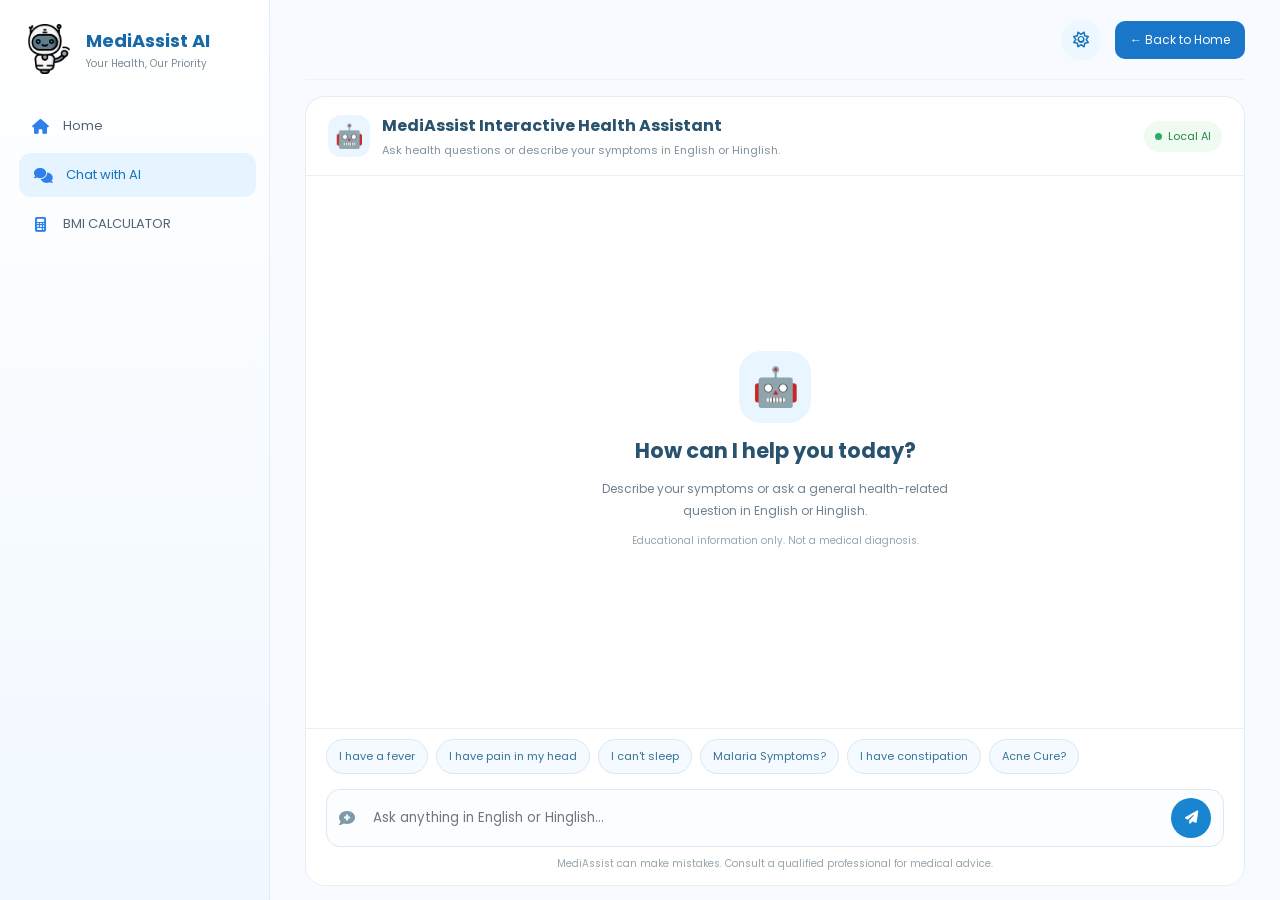
<file: chat.html>
<!DOCTYPE html>
<html lang="en">

<head>

    <meta charset="UTF-8">

    <meta
        name="viewport"
        content="width=device-width, initial-scale=1.0"
    >

    <title>Chat with AI - MediAssist AI</title>

    <link rel="stylesheet" href="stylee.css">

    <link
        href="https://fonts.googleapis.com/css2?family=Poppins:wght@300;400;500;600;700&display=swap"
        rel="stylesheet"
    >

    <link
        rel="stylesheet"
        href="https://cdnjs.cloudflare.com/ajax/libs/font-awesome/6.5.2/css/all.min.css"
    >

</head>

<body class="chat-page">

<div class="container">

    <!-- SIDEBAR -->

    <aside class="sidebar">

        <div>

            <div class="logo">

                <img
                    src="robot.jpg"
                    alt="MediAssist Logo"
                >

                <div>

                    <h2>MediAssist AI</h2>

                    <p>Your Health, Our Priority</p>

                </div>

            </div>

            <ul class="menu">

                <a href="index.html">

                    <li>

                        <i class="fa-solid fa-house"></i>

                        Home

                    </li>

                </a>

                <li class="active">

                    <i class="fa-solid fa-comments"></i>

                    Chat with AI

                </li>

                <a href="index.html#bmi-section">

                    <li>

                        <i class="fa-solid fa-calculator"></i>

                        BMI CALCULATOR

                    </li>

                </a>

            </ul>

        </div>

    </aside>

    <!-- MAIN CONTENT -->

    <main class="chat-main">

        <nav>

            <button
                id="themeBtn"
                aria-label="Toggle theme"
            >

                <i class="fa-regular fa-sun"></i>

            </button>

            <div class="logo-main">

                <a
                    href="index.html"
                    class="chat-btn"
                >

                    ← Back to Home

                </a>

            </div>

        </nav>

        <!-- CHAT AREA -->

        <section
            class="chat-area"
            id="chat-area"
        >

            <!-- CHAT HEADER -->

            <div class="chat-header">

                <div class="chat-heading">

                    <span class="assistant-avatar">
                        🤖
                    </span>

                    <div>

                        <h2>
                            MediAssist Interactive Health Assistant
                        </h2>

                        <p>
                            Ask health questions or describe your
                            symptoms in English or Hinglish.
                        </p>

                    </div>

                </div>

                <span class="chat-status">

                    <span class="status-dot"></span>

                    Local AI

                </span>

            </div>

            <!-- SCROLLABLE CHAT HISTORY -->

            <div
                class="chat-history"
                id="chatHistory"
                role="log"
                aria-label="Chat conversation"
                aria-live="polite"
                aria-relevant="additions"
            >

                <div class="chat-welcome">

                    <div class="welcome-icon">
                        🤖
                    </div>

                    <h3>
                        How can I help you today?
                    </h3>

                    <p>
                        Describe your symptoms or ask a
                        general health-related question
                        in English or Hinglish.
                    </p>

                    <small>
                        Educational information only.
                        Not a medical diagnosis.
                    </small>

                </div>

            </div>

            <!-- CHAT COMPOSER -->

            <div class="chat-composer">

                <!-- QUICK SUGGESTIONS -->

                <div class="chips">

                    <button type="button">
                        I have a fever
                    </button>

                    <button type="button">
                        I have pain in my head
                    </button>

                    <button type="button">
                        I can't sleep
                    </button>

                    <button type="button">
                      Malaria Symptoms?
                    </button>

                    <button type="button">
                        I have constipation
                    </button>

                    <button type="button">
                       Acne Cure?
                    </button>

                </div>

                <!-- MESSAGE INPUT -->

                <div class="chat-box">

                    <i class="fa-solid fa-comment-medical"></i>

                    <input
                        type="text"
                        id="chatInput"
                        placeholder="Ask anything in English or Hinglish..."
                        aria-label="Your message"
                        autocomplete="off"
                    >

                    <button
                        id="sendBtn"
                        type="button"
                        aria-label="Send message"
                    >

                        <i class="fa-solid fa-paper-plane"></i>

                    </button>

                </div>

                <!-- DISCLAIMER -->

                <p class="chat-disclaimer">

                    MediAssist can make mistakes.
                    Consult a qualified professional
                    for medical advice.

                </p>

            </div>

        </section>

    </main>

</div>

<script src="script.js"></script>

</body>

</html>
</file>
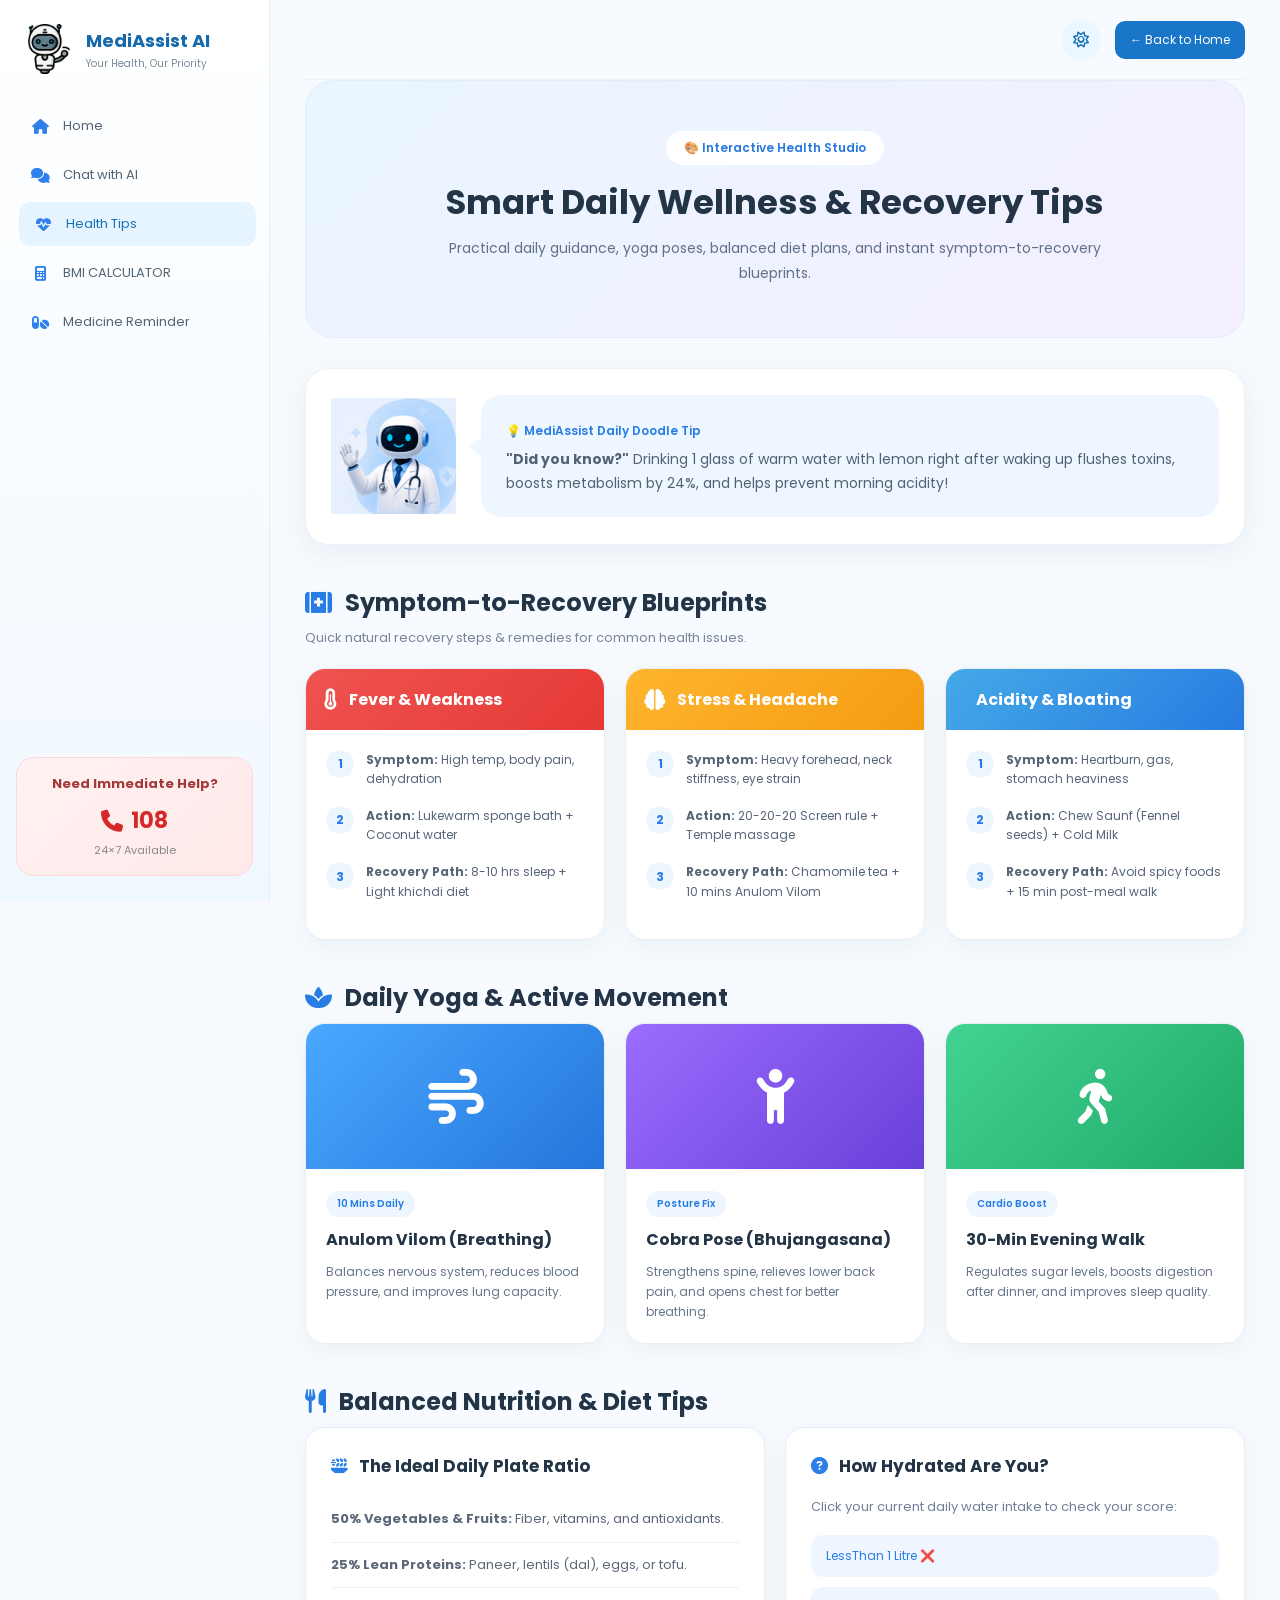
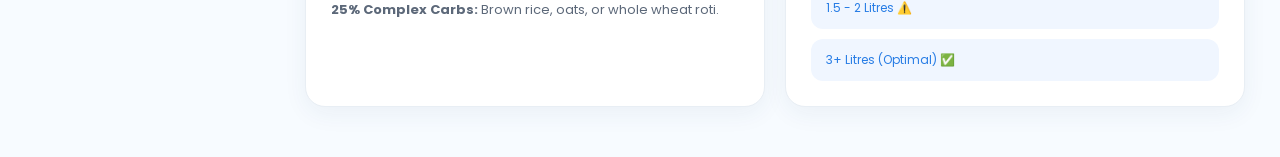
<file: health_tips.html>
<!DOCTYPE html>
<html lang="en">
<head>
    <meta charset="UTF-8">
    <meta name="viewport" content="width=device-width, initial-scale=1.0">
    <title>Interactive Health & Wellness Tips - MediAssist AI</title>
    <link rel="stylesheet" href="stylee.css">
    <link href="https://fonts.googleapis.com/css2?family=Poppins:wght@300;400;500;600;700&display=swap" rel="stylesheet">
    <link rel="stylesheet" href="https://cdnjs.cloudflare.com/ajax/libs/font-awesome/6.5.2/css/all.min.css">
</head>
<body>

<div class="container">
    <!-- Sidebar -->
    <aside class="sidebar">
        <div>
            <div class="logo">
                <img src="robot.jpg" alt="Logo">
                <div>
                    <h2>MediAssist AI</h2>
                    <p>Your Health, Our Priority</p>
                </div>
            </div>

            <ul class="menu">
                <a href="index.html" style="color:inherit !important; text-decoration: none !important;">
                    <li><i class="fa-solid fa-house"></i> Home</li>
                </a>
                <a href="chat.html" style="color:inherit !important; text-decoration: none !important;">
                    <li><i class="fa-solid fa-comments"></i> Chat with AI</li>
                </a>
                <li class="active"><i class="fa-solid fa-heart-pulse"></i> Health Tips</li>
                <a href="index.html#bmi-section" style="color:inherit !important; text-decoration: none !important;">
                    <li><i class="fa-solid fa-calculator"></i> BMI CALCULATOR</li>
                </a>
                
                <li><i class="fa-solid fa-pills"></i> Medicine Reminder</li>
                
            </ul>
        </div>
        <div class="emergency-card">
            <h3>Need Immediate Help?</h3>
            <div class="call">
                <i class="fa-solid fa-phone"></i>
                <span>108</span>
            </div>
            <p>24×7 Available</p>
        </div>
    </aside>

    <!-- Main Content Area -->
    <main>
        <!-- Navbar -->
        <nav>
            <button id="themeBtn"><i class="fa-regular fa-sun"></i></button>
            <div class="logo-main">
                <a href="index.html"><button class="chat-btn">← Back to Home</button></a>
            </div>
        </nav>

        <!-- Header Hero -->
        <section class="tips-hero">
            <div class="hero-badge">🎨 Interactive Health Studio</div>
            <h1>Smart Daily Wellness & Recovery Tips</h1>
            <p>Practical daily guidance, yoga poses, balanced diet plans, and instant symptom-to-recovery blueprints.</p>
        </section>

        <!-- Mascot Bubble Advice Section -->
        <section class="mascot-advice-section">
            <div class="mascot-box">
                <img src="robi.jpeg" alt="MediAssist Mascot" class="mascot-img">
                <div class="speech-bubble">
                    <span class="bubble-tag">💡 MediAssist Daily Doodle Tip</span>
                    <p><strong>"Did you know?"</strong> Drinking 1 glass of warm water with lemon right after waking up flushes toxins, boosts metabolism by 24%, and helps prevent morning acidity!</p>
                </div>
            </div>
        </section>

        <!-- Symptoms to Recovery Section -->
        <section class="recovery-section">
            <h2><i class="fa-solid fa-kit-medical"></i> Symptom-to-Recovery Blueprints</h2>
            <p class="sub-text">Quick natural recovery steps & remedies for common health issues.</p>

            <div class="recovery-grid">
                
                <div class="recovery-card">
                    <div class="card-head danger">
                        <i class="fa-solid fa-temperature-three-quarters"></i>
                        <h3>Fever & Weakness</h3>
                    </div>
                    <div class="card-body">
                        <div class="step-item">
                            <span class="step-num">1</span>
                            <div><strong>Symptom:</strong> High temp, body pain, dehydration</div>
                        </div>
                        <div class="step-item">
                            <span class="step-num">2</span>
                            <div><strong>Action:</strong> Lukewarm sponge bath + Coconut water</div>
                        </div>
                        <div class="step-item">
                            <span class="step-num">3</span>
                            <div><strong>Recovery Path:</strong> 8-10 hrs sleep + Light khichdi diet</div>
                        </div>
                    </div>
                </div>

                <div class="recovery-card">
                    <div class="card-head warning">
                        <i class="fa-solid fa-brain"></i>
                        <h3>Stress & Headache</h3>
                    </div>
                    <div class="card-body">
                        <div class="step-item">
                            <span class="step-num">1</span>
                            <div><strong>Symptom:</strong> Heavy forehead, neck stiffness, eye strain</div>
                        </div>
                        <div class="step-item">
                            <span class="step-num">2</span>
                            <div><strong>Action:</strong> 20-20-20 Screen rule + Temple massage</div>
                        </div>
                        <div class="step-item">
                            <span class="step-num">3</span>
                            <div><strong>Recovery Path:</strong> Chamomile tea + 10 mins Anulom Vilom</div>
                        </div>
                    </div>
                </div>

                <div class="recovery-card">
                    <div class="card-head info">
                        <i class="fa-solid fa-stomach"></i>
                        <h3>Acidity & Bloating</h3>
                    </div>
                    <div class="card-body">
                        <div class="step-item">
                            <span class="step-num">1</span>
                            <div><strong>Symptom:</strong> Heartburn, gas, stomach heaviness</div>
                        </div>
                        <div class="step-item">
                            <span class="step-num">2</span>
                            <div><strong>Action:</strong> Chew Saunf (Fennel seeds) + Cold Milk</div>
                        </div>
                        <div class="step-item">
                            <span class="step-num">3</span>
                            <div><strong>Recovery Path:</strong> Avoid spicy foods + 15 min post-meal walk</div>
                        </div>
                    </div>
                </div>

            </div>
        </section>

        <!-- Yoga & Fitness Section with Vector Visual Banners -->
        <section class="fitness-section">
            <h2><i class="fa-solid fa-spa"></i> Daily Yoga & Active Movement</h2>
            <div class="fitness-grid">
                
                <div class="fitness-card">
                    <div class="visual-badge-bg bg-blue">
                        <i class="fa-solid fa-wind"></i>
                    </div>
                    <div class="fitness-info">
                        <span class="pill-tag">10 Mins Daily</span>
                        <h3>Anulom Vilom (Breathing)</h3>
                        <p>Balances nervous system, reduces blood pressure, and improves lung capacity.</p>
                    </div>
                </div>

                <div class="fitness-card">
                    <div class="visual-badge-bg bg-purple">
                        <i class="fa-solid fa-child-reaching"></i>
                    </div>
                    <div class="fitness-info">
                        <span class="pill-tag">Posture Fix</span>
                        <h3>Cobra Pose (Bhujangasana)</h3>
                        <p>Strengthens spine, relieves lower back pain, and opens chest for better breathing.</p>
                    </div>
                </div>

                <div class="fitness-card">
                    <div class="visual-badge-bg bg-green">
                        <i class="fa-solid fa-person-walking"></i>
                    </div>
                    <div class="fitness-info">
                        <span class="pill-tag">Cardio Boost</span>
                        <h3>30-Min Evening Walk</h3>
                        <p>Regulates sugar levels, boosts digestion after dinner, and improves sleep quality.</p>
                    </div>
                </div>

            </div>
        </section>

        <!-- Balanced Diet & Interactive Quiz -->
        <section class="diet-section">
            <h2><i class="fa-solid fa-utensils"></i> Balanced Nutrition & Diet Tips</h2>
            <div class="diet-container">
                <div class="diet-box">
                    <h3><i class="fa-solid fa-plate-wheat"></i> The Ideal Daily Plate Ratio</h3>
                    <ul class="diet-list">
                        <li><strong>50% Vegetables & Fruits:</strong> Fiber, vitamins, and antioxidants.</li>
                        <li><strong>25% Lean Proteins:</strong> Paneer, lentils (dal), eggs, or tofu.</li>
                        <li><strong>25% Complex Carbs:</strong> Brown rice, oats, or whole wheat roti.</li>
                    </ul>
                </div>

                <div class="interactive-quiz-box">
                    <h3><i class="fa-solid fa-circle-question"></i> How Hydrated Are You?</h3>
                    <p>Click your current daily water intake to check your score:</p>
                    <div class="hydration-chips">
                        <button onclick="checkHydration(1)">LessThan 1 Litre ❌</button>
                        <button onclick="checkHydration(2)">1.5 - 2 Litres ⚠️</button>
                        <button onclick="checkHydration(3)">3+ Litres (Optimal) ✅</button>
                    </div>
                    <div id="hydrationResult" class="hydration-result"></div>
                </div>
            </div>
        </section>

    </main>
</div>

<script>
    function checkHydration(level) {
        const res = document.getElementById("hydrationResult");
        if(level === 1) {
            res.innerHTML = "⚠️ <strong>Dehydration Warning!</strong> Low water intake causes fatigue, dry skin, and constipation. Drink at least 8 glasses today!";
            res.style.background = "#fff5f5";
            res.style.color = "#c53030";
        } else if(level === 2) {
            res.innerHTML = "👍 <strong>Good, but can improve!</strong> Increase by 1 more bottle to maintain optimal brain focus and energy levels.";
            res.style.background = "#feefc3";
            res.style.color = "#b7791f";
        } else {
            res.innerHTML = "🎉 <strong>Awesome Hydration!</strong> Your organs, skin, and metabolism are working at peak performance!";
            res.style.background = "#e6fffa";
            res.style.color = "#234e52";
        }
        res.style.display = "block";
    }
</script>
<script src="script.js"></script>
</body>
</html>
</file>
<file: stylee.css>
/* =========================================================
   MEDIASSIST AI - COMPLETE STYLESHEET
   ========================================================= */

* {
    margin: 0;
    padding: 0;
    box-sizing: border-box;
}

html {
    scroll-behavior: smooth;
}

body {
    font-family: "Poppins", sans-serif;
    background: #f7fbff;
    color: #243447;
    transition: background .3s, color .3s;
}

a {
    text-decoration: none;
    color: inherit;
}

button, input, select, textarea {
    font-family: inherit;
}

button {
    cursor: pointer;
}

/* MAIN LAYOUT */

.container {
    display: flex;
    min-height: 100vh;
}

.sidebar {
    width: 270px;
    min-height: 100vh;
    background: linear-gradient(180deg,#fff,#f0f8ff);
    border-right: 1px solid #e4edf5;
    padding: 24px 16px;
    position: fixed;
    left: 0;
    top: 0;
    bottom: 0;
    display: flex;
    flex-direction: column;
    justify-content: space-between;
    z-index: 100;
}

.logo {
    display: flex;
    align-items: center;
    gap: 12px;
    margin-bottom: 30px;
    padding: 0 8px;
}

.logo img {
    width: 50px;
    height: 50px;
    object-fit: cover;
    border-radius: 14px;
}

.logo h2 {
    font-size: 18px;
    color: #1769aa;
}

.logo p {
    font-size: 10px;
    color: #7d8c99;
    margin-top: 2px;
}

.menu {
    list-style: none;
}

.menu a {
    display: block;
}

.menu li {
    display: flex;
    align-items: center;
    gap: 13px;
    padding: 12px 14px;
    margin: 5px 0;
    border-radius: 12px;
    font-size: 13px;
    color: #526474;
    cursor: pointer;
    transition: .25s;
}

.menu li i {
    width: 20px;
    text-align: center;
    font-size: 15px;
    color: #2f80ed;
}

.menu li:hover,
.menu li.active {
    background: #e5f4ff;
    color: #1673b9;
    transform: translateX(3px);
}

.emergency-card {
    background: linear-gradient(135deg,#fff2f2,#ffe8e8);
    border: 1px solid #ffd6d6;
    border-radius: 18px;
    padding: 16px;
    text-align: center;
}

.emergency-card h3 {
    font-size: 13px;
    color: #a33a3a;
    margin-bottom: 10px;
}

.emergency-card .call {
    display: flex;
    justify-content: center;
    align-items: center;
    gap: 8px;
    color: #d62828;
    font-size: 22px;
    font-weight: 700;
}

.emergency-card p {
    font-size: 11px;
    color: #888;
    margin-top: 5px;
}

main {
    width: calc(100% - 270px);
    margin-left: 270px;
    min-height: 100vh;
    padding: 0 35px 50px;
}

/* NAVBAR */

nav {
    min-height: 80px;
    display: flex;
    align-items: center;
    justify-content: flex-end;
    gap: 14px;
    border-bottom: 1px solid #edf2f6;
}

#themeBtn {
    width: 40px;
    height: 40px;
    border: none;
    border-radius: 50%;
    background: #edf7ff;
    color: #1673b9;
    font-size: 16px;
}

nav select {
    border: 1px solid #dbe7ef;
    background: white;
    padding: 9px 13px;
    border-radius: 10px;
    outline: none;
    color: #526474;
}

.logo-main {
    display: flex;
    align-items: center;
    gap: 10px;
}

.img2 {
    width: 38px;
    height: 38px;
    border-radius: 50%;
    object-fit: cover;
}

.chat-btn,
.loginBtn {
    display: inline-block;
    border: none;
    border-radius: 10px;
    padding: 10px 15px;
    font-size: 12px;
}

.chat-btn {
    background: #1976c9;
    color: white;
}

.loginBtn {
    background: #eaf6ff;
    color: #1769aa;
}

/* HERO */

.hero {
    margin-top: 25px;
    background: linear-gradient(135deg,#eaf7ff,#f8fcff);
    border-radius: 25px;
    padding: 35px 45px;
    display: flex;
    justify-content: space-between;
    align-items: center;
    overflow: hidden;
}

.hero .left {
    max-width: 620px;
}

.badge {
    display: inline-block;
    background: white;
    color: #1673b9;
    padding: 7px 13px;
    border-radius: 30px;
    font-size: 11px;
    margin-bottom: 15px;
}

.hero h1 {
    font-size: 34px;
    line-height: 1.3;
    color: #263b4d;
}

.hero h1 span {
    color: #1684d4;
}

.hero p {
    color: #708291;
    font-size: 14px;
    line-height: 1.8;
    margin-top: 12px;
}

.hero .right img {
    max-width: 300px;
    object-fit: contain;
}

/* FEATURE CARDS */

.cards {
    display: grid;
    grid-template-columns: repeat(5,1fr);
    gap: 15px;
    margin: 25px 0;
}

.card {
    background: white;
    border: 1px solid #e5edf4;
    border-radius: 18px;
    padding: 22px 17px;
    min-height: 160px;
    transition: .3s;
    box-shadow: 0 5px 20px rgba(30,100,150,.04);
}

.card:hover {
    transform: translateY(-5px);
    box-shadow: 0 10px 28px rgba(30,100,150,.1);
}

.card > i {
    font-size: 25px;
    color: #1684d4;
    margin-bottom: 15px;
}

.card h3 {
    font-size: 14px;
    margin-bottom: 7px;
    color: #33495c;
}

.card p {
    color: #7b8994;
    font-size: 11px;
    line-height: 1.6;
}

/* BMI */

.bmi-section {
    background: white;
    border: 1px solid #e4edf5;
    border-radius: 22px;
    padding: 28px;
    margin: 25px 0;
}

.bmi-section h2 {
    color: #216d9e;
    font-size: 22px;
}

.bmi-section > p {
    color: #81909b;
    font-size: 13px;
    margin: 5px 0 20px;
}

.bmi-inputs {
    display: flex;
    gap: 10px;
    flex-wrap: wrap;
}

.bmi-inputs input {
    flex: 1;
    min-width: 130px;
    border: 1px solid #dce7ef;
    border-radius: 10px;
    padding: 12px;
    outline: none;
}

.bmi-inputs input:focus {
    border-color: #4ba6df;
}

.bmi-inputs button {
    border: none;
    background: #1984cf;
    color: white;
    border-radius: 10px;
    padding: 12px 18px;
}

#bmiResult {
    margin-top: 18px;
    background: #eff9ff;
    padding: 13px;
    border-radius: 10px;
    color: #176b9d;
    font-weight: 500;
}

#bmiResult small {
    display: block;
    margin-top: 8px;
    font-size: 10px;
    line-height: 1.5;
    font-weight: 400;
}

/* OUTBREAK */

.outbreak-section {
    margin: 30px 0;
}

.section-header {
    display: flex;
    justify-content: space-between;
    align-items: center;
    margin-bottom: 18px;
}

.section-header h2 {
    color: #28526d;
    font-size: 22px;
}

.section-header p {
    color: #81909b;
    font-size: 12px;
    margin-top: 5px;
}

.live-tag {
    background: #effaf2;
    color: #278747;
    padding: 8px 12px;
    border-radius: 20px;
    font-size: 11px;
}

.outbreak-grid {
    display: grid;
    grid-template-columns: 1fr 1fr;
    gap: 20px;
}

.outbreak-card {
    background: white;
    border-radius: 20px;
    overflow: hidden;
    border: 1px solid #e5edf4;
    box-shadow: 0 6px 20px rgba(30,100,150,.05);
}

.card-image {
    position: relative;
    height: 180px;
}

.card-image img {
    width: 100%;
    height: 100%;
    object-fit: cover;
}

.risk-badge {
    position: absolute;
    top: 12px;
    right: 12px;
    padding: 7px 10px;
    border-radius: 20px;
    background: white;
    font-size: 10px;
    font-weight: 600;
}

.risk-badge.high { color: #b84a4a; }
.risk-badge.moderate { color: #9a741e; }

.card-content {
    padding: 20px;
}

.card-content h3 {
    font-size: 16px;
    color: #334b5e;
}

.desc {
    font-size: 12px;
    color: #7a8994;
    line-height: 1.7;
    margin: 8px 0 13px;
}

.symptom-tags {
    display: flex;
    flex-wrap: wrap;
    gap: 7px;
}

.symptom-tags span {
    background: #f0f8fd;
    color: #36769d;
    padding: 6px 9px;
    border-radius: 15px;
    font-size: 10px;
}

.precaution-box {
    background: #f8fbfd;
    border-radius: 12px;
    padding: 13px;
    margin-top: 15px;
}

.precaution-box h4 {
    font-size: 11px;
    color: #426477;
    margin-bottom: 7px;
}

.precaution-box ul { list-style: none; }

.precaution-box li {
    color: #70818d;
    font-size: 10px;
    margin: 5px 0;
}

/* =========================================================
   CHAT - NORMAL SECTION
   ========================================================= */

.chat-area {
    background: white;
    border: 1px solid #e5edf4;
    border-radius: 22px;
    padding: 28px;
    margin: 30px 0;
}

.chat-area h2 {
    color: #28526d;
    font-size: 21px;
    margin-bottom: 20px;
}

.chat-box {
    display: flex;
    align-items: center;
    gap: 10px;
    border: 1px solid #dce7ef;
    border-radius: 14px;
    padding: 8px 12px;
    margin-top: 15px;
}

.chat-box i {
    color: #7d9aaa;
}

.chat-box input {
    flex: 1;
    min-width: 0;
    border: none;
    outline: none;
    padding: 8px;
    background: transparent;
}

.chat-box button {
    width: 40px;
    height: 40px;
    flex-shrink: 0;
    border: none;
    border-radius: 50%;
    background: #1984cf;
    color: white;
    transition: .2s;
}

.chat-box button i {
    color: white;
}

.chat-box button:hover {
    transform: scale(1.05);
}

.chat-box button:disabled {
    cursor: not-allowed;
}

.chips {
    display: flex;
    flex-wrap: wrap;
    gap: 8px;
    margin-top: 15px;
}

.chips button {
    border: 1px solid #d7e9f5;
    background: #f4faff;
    color: #397394;
    padding: 8px 12px;
    border-radius: 20px;
    font-size: 11px;
    transition: .2s;
}

.chips button:hover {
    background: #e5f4ff;
    transform: translateY(-1px);
}

/* CHAT MESSAGES */

.message {
    display: flex;
    width: 100%;
    margin: 12px 0;
    align-items: flex-start;
    gap: 9px;
}

.message.user {
    justify-content: flex-end;
}

.message.bot {
    justify-content: flex-start;
}

.bubble {
    max-width: 75%;
    padding: 12px 16px;
    border-radius: 15px;
    font-size: 13px;
    line-height: 1.7;
    overflow-wrap: anywhere;
    white-space: pre-wrap;
}

.userBubble {
    background: #1984cf;
    color: white;
    border-bottom-right-radius: 5px;
}

.botBubble {
    background: #eef7ff;
    color: #40586b;
    border-bottom-left-radius: 5px;
}

.bot-avatar {
    width: 30px;
    height: 30px;
    flex-shrink: 0;
    display: grid;
    place-items: center;
    border-radius: 50%;
    background: #e5f4ff;
    font-size: 15px;
}

.loading-msg .bubble {
    opacity: .7;
    font-style: italic;
}

/* =========================================================
   CHATGPT-STYLE FULL-HEIGHT CHAT PAGE
   ========================================================= */

body.chat-page {
    height: 100dvh;
    overflow: hidden;
}

.chat-page .container {
    height: 100dvh;
    min-height: 0;
}

.chat-page .chat-main {
    height: 100dvh;
    min-height: 0;
    padding-bottom: 14px;
    display: flex;
    flex-direction: column;
    overflow: hidden;
}

.chat-page nav {
    flex-shrink: 0;
}

.chat-page .chat-area {
    flex: 1;
    min-height: 0 !important;
    display: flex;
    flex-direction: column;
    margin: 16px 0 0;
    padding: 0;
    overflow: hidden;
    border-radius: 20px;
}

.chat-header {
    flex-shrink: 0;
    padding: 16px 22px;
    border-bottom: 1px solid #e8f0f6;
    display: flex;
    justify-content: space-between;
    align-items: center;
    gap: 12px;
}

.chat-heading {
    display: flex;
    align-items: center;
    gap: 12px;
    min-width: 0;
}

.assistant-avatar {
    width: 42px;
    height: 42px;
    flex-shrink: 0;
    border-radius: 13px;
    background: #e9f6ff;
    display: grid;
    place-items: center;
    font-size: 23px;
}

.chat-header h2 {
    font-size: 16px;
    margin: 0 0 4px;
    color: #28526d;
}

.chat-header p {
    color: #82919b;
    font-size: 11px;
}

.chat-status {
    flex-shrink: 0;
    font-size: 11px;
    color: #278747;
    background: #effaf2;
    padding: 7px 11px;
    border-radius: 20px;
    display: flex;
    align-items: center;
    gap: 6px;
}

.status-dot {
    width: 7px;
    height: 7px;
    background: #2cab64;
    border-radius: 50%;
}

/* THE ONLY VERTICAL CHAT SCROLLER */

.chat-history {
    flex: 1;
    min-height: 0;
    overflow-y: auto;
    overflow-x: hidden;
    overscroll-behavior: contain;
    padding: 20px 25px 24px;
    scrollbar-width: thin;
    scrollbar-color: #c8dbe9 transparent;
}

.chat-history::-webkit-scrollbar {
    width: 6px;
}

.chat-history::-webkit-scrollbar-thumb {
    background: #c8dbe9;
    border-radius: 10px;
}

.chat-welcome {
    min-height: 100%;
    display: flex;
    flex-direction: column;
    justify-content: center;
    align-items: center;
    text-align: center;
    gap: 12px;
    padding: 20px;
}

.welcome-icon {
    width: 72px;
    height: 72px;
    display: grid;
    place-items: center;
    background: #e9f6ff;
    border-radius: 22px;
    font-size: 38px;
}

.chat-welcome h3 {
    font-size: 21px;
    color: #28526d;
}

.chat-welcome p {
    font-size: 12px;
    line-height: 1.8;
    color: #708291;
    max-width: 390px;
}

.chat-welcome small {
    color: #98a7b1;
    font-size: 10px;
}

/* COMPOSER DOES NOT SCROLL WITH MESSAGES */

.chat-composer {
    flex-shrink: 0;
    padding: 10px 20px 14px;
    border-top: 1px solid #e8f0f6;
    background: white;
}

.chat-composer .chips {
    margin: 0 0 10px;
    flex-wrap: nowrap;
    overflow-x: auto;
    padding-bottom: 5px;
    scrollbar-width: thin;
}

.chat-composer .chips button {
    flex-shrink: 0;
    white-space: nowrap;
}

.chat-composer .chat-box {
    margin-top: 0;
    background: #fbfdff;
}

.chat-disclaimer {
    margin-top: 9px;
    text-align: center;
    color: #96a5ae;
    font-size: 10px;
    line-height: 1.5;
}

/* =========================================================
   MEDICINE AND RECORDS
   ========================================================= */

.medicine-section,
.health-records-section {
    margin: 35px 0;
}

.medicine-header,
.records-header {
    background: linear-gradient(135deg,#eef9ff,#f8fcff);
    border-radius: 22px;
    padding: 28px;
    display: flex;
    justify-content: space-between;
    align-items: center;
    margin-bottom: 18px;
}

.medicine-label,
.records-label {
    font-size: 10px;
    color: #2484c0;
    font-weight: 600;
    letter-spacing: 1px;
}

.medicine-header h2,
.records-header h2 {
    color: #28526d;
    font-size: 25px;
    margin-top: 5px;
}

.medicine-header p,
.records-header p {
    color: #82919b;
    font-size: 12px;
    margin-top: 5px;
}

.medicine-icon,
.records-icon {
    width: 70px;
    height: 70px;
    display: grid;
    place-items: center;
    border-radius: 50%;
    background: white;
    font-size: 30px;
    box-shadow: 0 5px 20px rgba(30,100,150,.08);
}

.medicine-card,
.records-card {
    background: white;
    border: 1px solid #e4edf5;
    border-radius: 20px;
    padding: 25px;
    margin-bottom: 18px;
}

.medicine-card h3,
.records-card h3 {
    color: #36596d;
    font-size: 17px;
    margin-bottom: 18px;
}

.medicine-form,
.records-form {
    display: flex;
    flex-direction: column;
    gap: 14px;
}

.form-group,
.record-field {
    display: flex;
    flex-direction: column;
    gap: 6px;
}

.form-group label,
.record-field label {
    color: #607887;
    font-size: 11px;
    font-weight: 500;
}

.form-group input,
.form-group select,
.record-field input,
.record-field select,
.record-field textarea {
    width: 100%;
    border: 1px solid #dce7ef;
    border-radius: 10px;
    padding: 11px 12px;
    outline: none;
    color: #526875;
    background: white;
    font-size: 12px;
    transition: .2s;
}

.form-group input:focus,
.form-group select:focus,
.record-field input:focus,
.record-field select:focus,
.record-field textarea:focus {
    border-color: #63aedd;
    box-shadow: 0 0 0 3px rgba(99,174,221,.1);
}

.form-row,
.records-row {
    display: grid;
    grid-template-columns: 1fr 1fr;
    gap: 15px;
}

.add-medicine-btn,
.save-record-btn {
    align-self: flex-start;
    border: none;
    background: #1984cf;
    color: white;
    padding: 11px 18px;
    border-radius: 11px;
    font-size: 12px;
}

.reminder-title,
.records-list-header {
    display: flex;
    justify-content: space-between;
    align-items: center;
}

.reminder-title h3,
.records-list-header h3 {
    margin-bottom: 3px;
}

.reminder-title p,
.records-list-header p {
    color: #8a989f;
    font-size: 11px;
}

#medicineCount,
#recordCount {
    background: #edf8ff;
    color: #2776a5;
    padding: 7px 11px;
    border-radius: 20px;
    font-size: 10px;
}

.medicine-list,
.records-list {
    margin-top: 18px;
}

.empty-medicine,
.empty-records {
    text-align: center;
    padding: 35px 15px;
    border: 1px dashed #d8e6ee;
    border-radius: 15px;
    background: #fbfdfe;
}

.empty-icon,
.empty-record-icon {
    font-size: 35px;
    margin-bottom: 8px;
}

.empty-medicine h4,
.empty-records h4 {
    color: #59717f;
    font-size: 14px;
}

.empty-medicine p,
.empty-records p {
    color: #98a5ac;
    font-size: 11px;
    margin-top: 5px;
}

.medicine-item,
.record-item {
    display: flex;
    justify-content: space-between;
    align-items: flex-start;
    gap: 15px;
    padding: 15px;
    border: 1px solid #e4edf4;
    border-radius: 15px;
    margin-bottom: 10px;
    background: #fbfdff;
}

.medicine-item-left,
.record-item-left {
    display: flex;
    align-items: flex-start;
    gap: 12px;
}

.medicine-item-icon,
.record-item-icon {
    width: 45px;
    height: 45px;
    flex-shrink: 0;
    display: grid;
    place-items: center;
    background: #edf8ff;
    border-radius: 13px;
    font-size: 20px;
}

.medicine-item h4,
.record-item h4 {
    color: #3b5969;
    font-size: 13px;
}

.medicine-item p,
.record-item p {
    color: #8a989f;
    font-size: 10px;
    margin-top: 3px;
}

.medicine-time {
    color: #2079b0;
    font-size: 12px;
    font-weight: 600;
}

.delete-medicine,
.delete-record {
    border: none;
    background: #fff1f1;
    color: #d45a5a;
    width: 32px;
    height: 32px;
    border-radius: 9px;
}

.record-field textarea {
    resize: vertical;
    min-height: 80px;
}

.record-type {
    color: #287cac;
    font-size: 10px;
}

.record-date {
    color: #8c9aa2;
    font-size: 10px;
    margin-top: 3px;
}

.record-note {
    color: #72838e;
    font-size: 11px;
    margin-top: 7px;
    line-height: 1.5;
}

/* HEALTH TIPS */

.tips-hero {
    background: linear-gradient(135deg,#e9f5ff,#f4efff);
    border-radius: 28px;
    padding: 50px 45px;
    text-align: center;
    margin-bottom: 30px;
    border: 1px solid #e4eef9;
}

.hero-badge {
    display: inline-block;
    background: white;
    color: #2879df;
    padding: 8px 18px;
    border-radius: 30px;
    font-size: 12px;
    font-weight: 600;
    margin-bottom: 15px;
}

.tips-hero h1 {
    font-size: 34px;
    line-height: 1.3;
    margin-bottom: 12px;
}

.tips-hero p {
    max-width: 720px;
    margin: auto;
    color: #617086;
    font-size: 14px;
    line-height: 1.8;
}

.mascot-advice-section {
    margin-bottom: 35px;
}

.mascot-box {
    display: flex;
    align-items: center;
    gap: 25px;
    background: white;
    padding: 25px;
    border-radius: 24px;
    box-shadow: 0 8px 30px rgba(45,75,110,.08);
    border: 1px solid #edf2f7;
}

.mascot-img {
    width: 125px;
    height: 125px;
    object-fit: contain;
    flex-shrink: 0;
}

.speech-bubble {
    background: #eef7ff;
    border-radius: 20px;
    padding: 22px 25px;
    position: relative;
}

.speech-bubble::before {
    content: "";
    position: absolute;
    left: -12px;
    top: 40px;
    border-top: 12px solid transparent;
    border-bottom: 12px solid transparent;
    border-right: 15px solid #eef7ff;
}

.bubble-tag {
    display: inline-block;
    color: #287de5;
    font-size: 12px;
    font-weight: 600;
    margin-bottom: 8px;
}

.speech-bubble p {
    color: #536174;
    font-size: 14px;
    line-height: 1.7;
}

.recovery-section,
.fitness-section,
.diet-section {
    margin-top: 40px;
}

.recovery-section h2,
.fitness-section h2,
.diet-section h2 {
    font-size: 24px;
    margin-bottom: 8px;
}

.recovery-section h2 i,
.fitness-section h2 i,
.diet-section h2 i {
    color: #287de5;
    margin-right: 8px;
}

.sub-text {
    color: #778397;
    font-size: 13px;
    margin-bottom: 20px;
}

.recovery-grid,
.fitness-grid {
    display: grid;
    grid-template-columns: repeat(3,1fr);
    gap: 20px;
}

.recovery-card,
.fitness-card {
    background: white;
    border-radius: 20px;
    overflow: hidden;
    border: 1px solid #e9eef4;
    box-shadow: 0 7px 25px rgba(40,65,95,.06);
    transition: .3s;
}

.recovery-card:hover,
.fitness-card:hover {
    transform: translateY(-5px);
}

.card-head {
    display: flex;
    align-items: center;
    gap: 12px;
    padding: 18px;
    color: white;
}

.card-head i { font-size: 21px; }
.card-head h3 { font-size: 16px; }
.card-head.danger { background: linear-gradient(135deg,#ef5350,#e53935); }
.card-head.warning { background: linear-gradient(135deg,#ffb52e,#f39c12); }
.card-head.info { background: linear-gradient(135deg,#45a9e8,#277be0); }

.card-body { padding: 20px; }

.step-item {
    display: flex;
    gap: 12px;
    margin-bottom: 18px;
    color: #586579;
    font-size: 12px;
    line-height: 1.6;
}

.step-num {
    width: 28px;
    height: 28px;
    min-width: 28px;
    display: grid;
    place-items: center;
    background: #edf5ff;
    color: #287de5;
    border-radius: 50%;
    font-weight: 700;
}

.visual-badge-bg {
    height: 145px;
    display: grid;
    place-items: center;
}

.visual-badge-bg i {
    font-size: 55px;
    color: white;
}

.bg-blue { background: linear-gradient(135deg,#4aa8ff,#2476db); }
.bg-purple { background: linear-gradient(135deg,#9c6cff,#6840d8); }
.bg-green { background: linear-gradient(135deg,#42d392,#20a969); }

.fitness-info { padding: 20px; }

.pill-tag {
    display: inline-block;
    background: #edf6ff;
    color: #277ce1;
    padding: 5px 11px;
    border-radius: 20px;
    font-size: 10px;
    font-weight: 600;
}

.fitness-info h3 {
    font-size: 16px;
    margin: 10px 0;
}

.fitness-info p {
    color: #68768a;
    font-size: 12px;
    line-height: 1.7;
}

.diet-container {
    display: grid;
    grid-template-columns: 1fr 1fr;
    gap: 20px;
}

.diet-box,
.interactive-quiz-box {
    background: white;
    padding: 25px;
    border-radius: 20px;
    border: 1px solid #e8eef4;
    box-shadow: 0 7px 25px rgba(40,65,95,.06);
}

.diet-box h3,
.interactive-quiz-box h3 {
    font-size: 17px;
    margin-bottom: 18px;
}

.diet-box h3 i,
.interactive-quiz-box h3 i {
    color: #2b80e5;
    margin-right: 7px;
}

.diet-list { list-style: none; }

.diet-list li {
    padding: 12px 0;
    border-bottom: 1px solid #edf0f4;
    font-size: 13px;
    color: #5c6879;
    line-height: 1.6;
}

.diet-list li:last-child { border-bottom: none; }

.interactive-quiz-box p {
    font-size: 13px;
    color: #718096;
    margin-bottom: 18px;
}

.hydration-chips {
    display: flex;
    flex-direction: column;
    gap: 10px;
}

.hydration-chips button {
    border: none;
    background: #f0f6ff;
    color: #287de5;
    padding: 12px 15px;
    border-radius: 12px;
    text-align: left;
    font-size: 12px;
}

.hydration-chips button:hover {
    background: #287de5;
    color: white;
}

.hydration-result {
    display: none;
    margin-top: 15px;
    padding: 15px;
    border-radius: 12px;
    font-size: 12px;
    line-height: 1.6;
}

/* FOOTER */

.footer {
    margin-left: 270px;
    background: #eef8fd;
    padding: 45px 45px 25px;
}

.footer-container {
    display: grid;
    grid-template-columns: 1.5fr 1fr 1fr 1.2fr;
    gap: 35px;
}

.footer h2 {
    color: #22698f;
    font-size: 19px;
}

.footer h3 {
    color: #3e6173;
    font-size: 13px;
    margin-bottom: 12px;
}

.footer p,
.footer a {
    color: #778d98;
    font-size: 11px;
    line-height: 1.8;
}

.footer-about p {
    max-width: 320px;
    margin-top: 10px;
}

.footer-links,
.footer-services {
    display: flex;
    flex-direction: column;
}

.social-icons {
    display: flex;
    gap: 8px;
    margin-top: 8px;
}

.social-icons a {
    width: 30px;
    height: 30px;
    border-radius: 50%;
    background: white;
    display: grid;
    place-items: center;
}

.footer hr {
    border: none;
    border-top: 1px solid #d6e6ee;
    margin: 25px 0 15px;
}

.disclaimer,
.copyright {
    text-align: center;
}

.copyright { margin-top: 5px; }

/* =========================================================
   DARK MODE
   ========================================================= */

body.dark {
    background: #101b24;
    color: #e5edf2;
}

body.dark .sidebar {
    background: #15232e;
    border-color: #263945;
}

body.dark .logo h2 { color: #d9f1ff; }
body.dark .logo p { color: #9eb0ba; }
body.dark .menu li { color: #aabcc7; }

body.dark .menu li:hover,
body.dark .menu li.active {
    background: #203847;
    color: #77c9f5;
}

body.dark nav { border-color: #263945; }

body.dark nav select,
body.dark #themeBtn {
    background: #1d303c;
    color: #d6edf8;
    border-color: #334b59;
}

body.dark .hero,
body.dark .tips-hero,
body.dark .medicine-header,
body.dark .records-header {
    background: linear-gradient(135deg,#172d3b,#1a2933);
}

body.dark .hero h1,
body.dark .tips-hero h1 {
    color: #d9f1ff;
}

body.dark .hero p,
body.dark .tips-hero p {
    color: #9eb0ba;
}

body.dark .badge,
body.dark .hero-badge {
    background: #1f303b;
    color: #8bbcff;
}

body.dark .card,
body.dark .bmi-section,
body.dark .outbreak-card,
body.dark .chat-area,
body.dark .medicine-card,
body.dark .records-card,
body.dark .mascot-box,
body.dark .recovery-card,
body.dark .fitness-card,
body.dark .diet-box,
body.dark .interactive-quiz-box {
    background: #172630;
    border-color: #2a3e4a;
}

body.dark .card h3,
body.dark .card-content h3,
body.dark .medicine-card h3,
body.dark .records-card h3,
body.dark .chat-header h2,
body.dark .chat-welcome h3 {
    color: #d6e7ee;
}

body.dark .card p,
body.dark .bmi-section > p,
body.dark .section-header p,
body.dark .medicine-header p,
body.dark .records-header p,
body.dark .chat-header p,
body.dark .chat-welcome p {
    color: #9eb0ba;
}

body.dark .bmi-inputs input {
    background: #14232d;
    border-color: #344b58;
    color: #dceaf0;
}

body.dark #bmiResult {
    background: #203847;
    color: #a9ddf7;
}

body.dark .chat-box {
    background: #14232d;
    border-color: #344b58;
}

body.dark .chat-box input {
    color: #dceaf0;
}

body.dark .chat-box input::placeholder {
    color: #8299a7;
}

body.dark .botBubble {
    background: #263b52;
    color: #d8e7ef;
}

body.dark .chips button {
    background: #1c3443;
    border-color: #304b5a;
    color: #9bd5f5;
}

body.dark .chat-header,
body.dark .chat-composer {
    border-color: #2a3e4a;
}

body.dark .chat-composer {
    background: #172630;
}

body.dark .assistant-avatar,
body.dark .welcome-icon,
body.dark .bot-avatar {
    background: #263b52;
}

body.dark .chat-history {
    scrollbar-color: #395464 transparent;
}

body.dark .form-group input,
body.dark .form-group select,
body.dark .record-field input,
body.dark .record-field select,
body.dark .record-field textarea {
    background: #14232d;
    border-color: #344b58;
    color: #dceaf0;
}

body.dark .empty-medicine,
body.dark .empty-records,
body.dark .medicine-item,
body.dark .record-item,
body.dark .precaution-box {
    background: #14232d;
    border-color: #304651;
}

body.dark .medicine-item h4,
body.dark .record-item h4 {
    color: #d6e7ee;
}

body.dark .medicine-item p,
body.dark .record-item p {
    color: #96aab5;
}

body.dark .speech-bubble {
    background: #263b52;
}

body.dark .speech-bubble::before {
    border-right-color: #263b52;
}

body.dark .speech-bubble p {
    color: #b8c8d5;
}

body.dark .step-item,
body.dark .fitness-info p,
body.dark .diet-list li,
body.dark .interactive-quiz-box p {
    color: #b8c2d1;
}

body.dark .step-num,
body.dark .pill-tag,
body.dark .hydration-chips button {
    background: #263b52;
    color: #8bbcff;
}

body.dark .diet-list li {
    border-color: #374151;
}

body.dark .emergency-card {
    background: #321f25;
    border-color: #5a3037;
}

body.dark .footer {
    background: #12212b;
}

body.dark .footer h2,
body.dark .footer h3 {
    color: #c9e9f8;
}

body.dark .footer p,
body.dark .footer a {
    color: #93a8b3;
}

/* =========================================================
   RESPONSIVE
   ========================================================= */

@media (max-width: 1200px) {
    .cards {
        grid-template-columns: repeat(3,1fr);
    }

    .sidebar { width: 235px; }

    main {
        width: calc(100% - 235px);
        margin-left: 235px;
    }

    .footer { margin-left: 235px; }
}

@media (max-width: 1000px) {
    .recovery-grid,
    .fitness-grid {
        grid-template-columns: repeat(2,1fr);
    }
}

@media (max-width: 900px) {
    .sidebar { width: 210px; }

    main {
        width: calc(100% - 210px);
        margin-left: 210px;
        padding: 0 20px 40px;
    }

    .footer { margin-left: 210px; }

    .hero { padding: 25px; }
    .hero h1 { font-size: 27px; }
    .hero .right img { max-width: 220px; }

    .cards {
        grid-template-columns: repeat(2,1fr);
    }

    .outbreak-grid {
        grid-template-columns: 1fr;
    }

    .footer-container {
        grid-template-columns: 1fr 1fr;
    }
}

@media (max-width: 800px) {
    .container { display: block; }

    .sidebar {
        position: relative;
        width: 100%;
        min-height: auto;
        padding: 15px;
    }

    main {
        width: 100%;
        margin-left: 0;
        padding: 20px;
    }

    .recovery-grid,
    .fitness-grid,
    .diet-container {
        grid-template-columns: 1fr;
    }

    .mascot-box {
        flex-direction: column;
        text-align: center;
    }

    .speech-bubble::before { display: none; }

    .tips-hero { padding: 35px 20px; }
    .tips-hero h1 { font-size: 26px; }

    /* Keep the chat page as a full-height layout */
    .chat-page .container {
        display: flex;
        flex-direction: column;
    }

    .chat-page .sidebar {
        flex-shrink: 0;
        padding: 10px 15px;
    }

    .chat-page .sidebar .logo {
        margin-bottom: 0;
    }

    .chat-page .sidebar .menu {
        display: none;
    }

    .chat-page .chat-main {
        flex: 1;
        min-height: 0;
        height: auto;
        margin-left: 0;
        padding: 0 12px 12px;
    }

    .chat-page nav {
        min-height: 55px;
    }

    .chat-page .chat-area {
        margin-top: 8px;
    }
}

@media (max-width: 650px) {
    .sidebar .menu {
        display: grid;
        grid-template-columns: 1fr 1fr;
    }

    .emergency-card { margin-top: 15px; }

    nav {
        flex-wrap: wrap;
        padding: 12px 0;
    }

    .hero {
        flex-direction: column;
        text-align: center;
    }

    .hero .right img {
        max-width: 200px;
        height: auto;
        margin-top: 15px;
    }

    .cards { grid-template-columns: 1fr; }

    .bmi-inputs { flex-direction: column; }

    .bmi-inputs input,
    .bmi-inputs button {
        width: 100%;
    }

    .form-row,
    .records-row {
        grid-template-columns: 1fr;
    }

    .medicine-header,
    .records-header,
    .section-header {
        align-items: flex-start;
        gap: 15px;
    }

    .medicine-icon,
    .records-icon {
        width: 55px;
        height: 55px;
        font-size: 24px;
    }

    .footer {
        margin-left: 0;
        padding: 35px 20px;
    }

    .footer-container {
        grid-template-columns: 1fr;
    }

    .chat-header {
        padding: 12px;
    }

    .chat-header h2 {
        font-size: 12px;
    }

    .chat-header p {
        font-size: 10px;
    }

    .assistant-avatar {
        width: 34px;
        height: 34px;
        font-size: 18px;
    }

    .chat-status {
        font-size: 9px;
        padding: 6px;
    }

    .chat-history {
        padding: 12px;
    }

    .chat-composer {
        padding: 9px 10px 12px;
    }

    .bubble {
        max-width: 88%;
        font-size: 12px;
    }
}

@media (max-width: 500px) {
    main { padding: 15px; }

    .tips-hero h1 { font-size: 22px; }
    .tips-hero p { font-size: 12px; }

    .mascot-img {
        width: 100px;
        height: 100px;
    }

    .recovery-section h2,
    .fitness-section h2,
    .diet-section h2 {
        font-size: 20px;
    }

    .chat-page .chat-main {
        padding: 0 8px 8px;
    }

    .chat-page .chat-area {
        border-radius: 14px;
    }

    .chat-disclaimer {
        font-size: 9px;
    }
}
</file>
